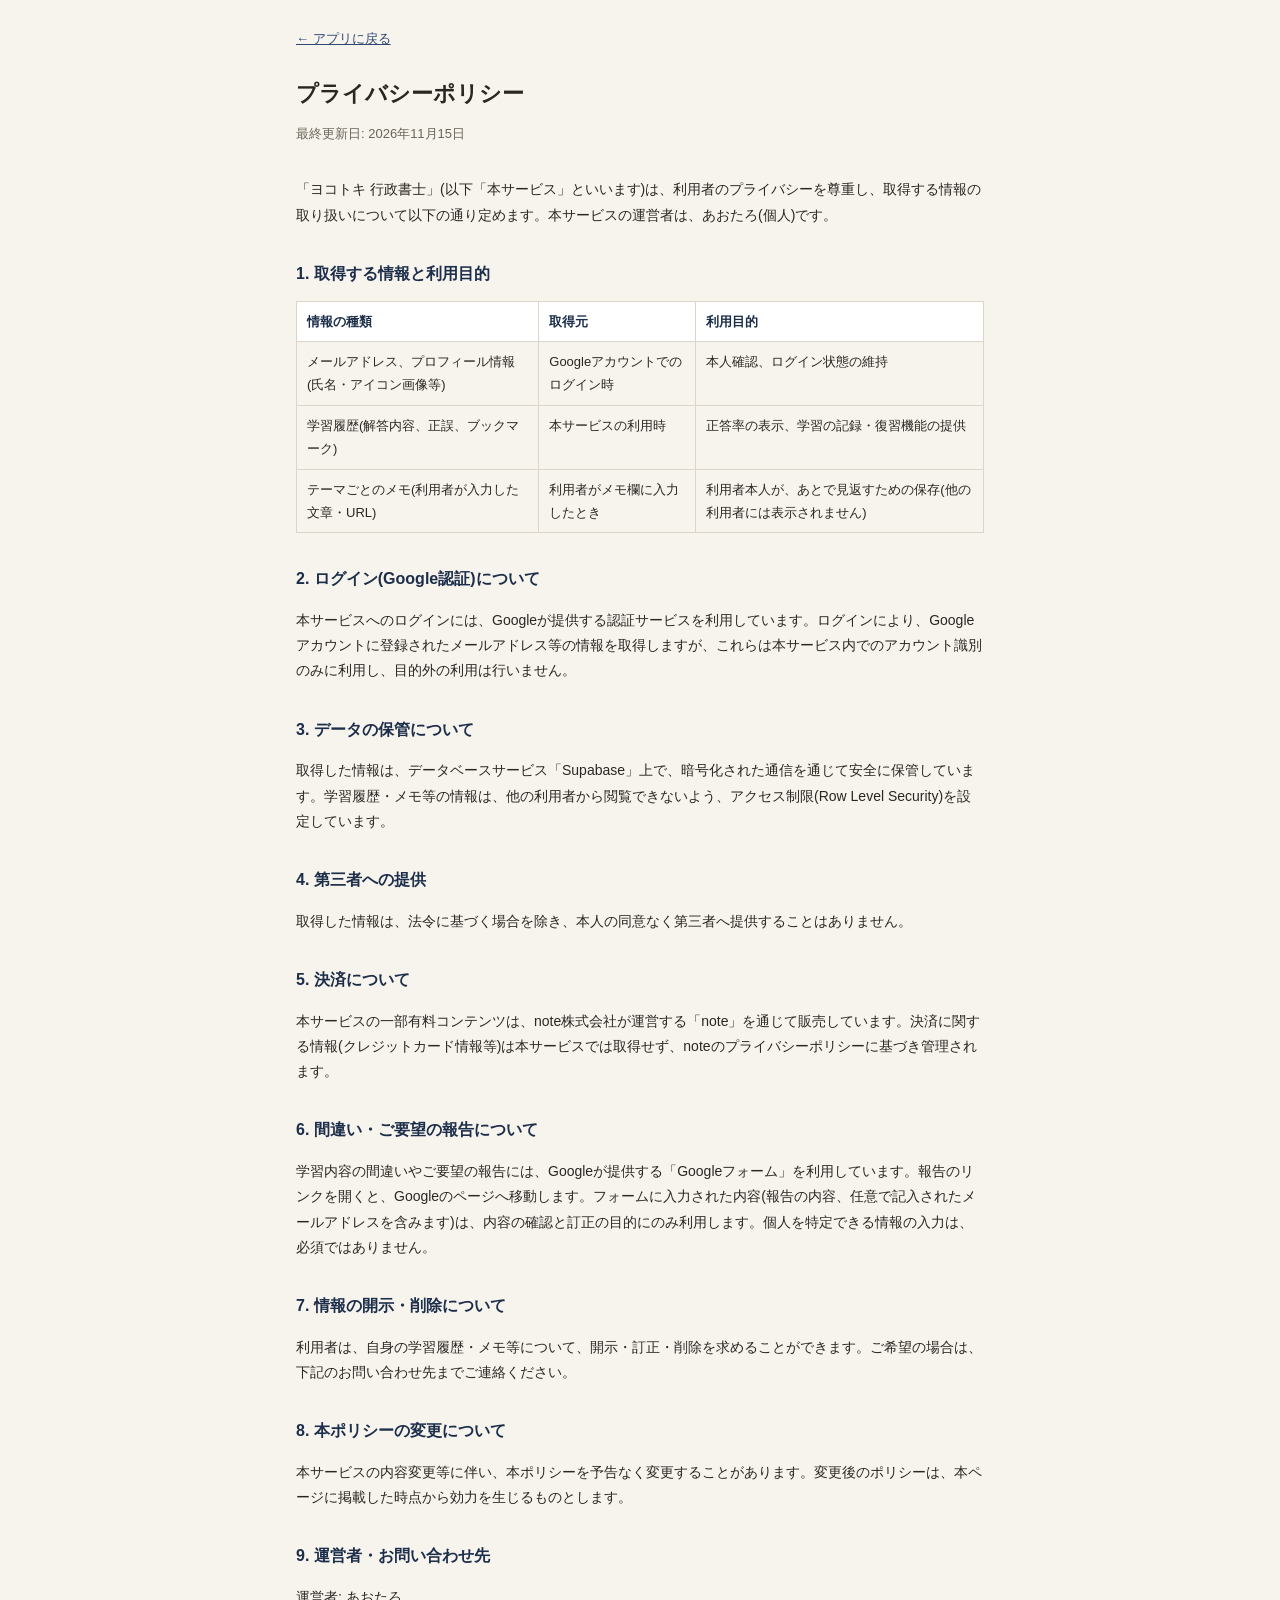
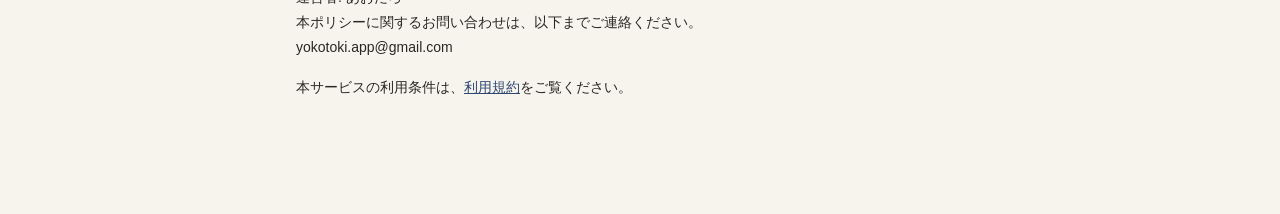
<file: privacy.html>
<!DOCTYPE html>
<html lang="ja">
<head>
<meta charset="UTF-8">
<meta name="viewport" content="width=device-width, initial-scale=1.0">
<title>プライバシーポリシー | ヨコトキ 行政書士</title>
<meta name="theme-color" content="#1c2e4a">
<link rel="icon" href="/favicon.svg" type="image/svg+xml">
<link rel="icon" href="/favicon.ico" sizes="48x48">
<link rel="apple-touch-icon" href="/apple-touch-icon.png">
<link rel="stylesheet" href="privacy.css">
</head>
<body>
<div class="app">
  <a class="back-link" href="./index.html">← アプリに戻る</a>
  <h1>プライバシーポリシー</h1>
  <p class="updated">最終更新日: 2026年11月15日</p>

  <p>「ヨコトキ 行政書士」(以下「本サービス」といいます)は、利用者のプライバシーを尊重し、取得する情報の取り扱いについて以下の通り定めます。本サービスの運営者は、あおたろ(個人)です。</p>

  <h2>1. 取得する情報と利用目的</h2>
  <table>
    <tr><th>情報の種類</th><th>取得元</th><th>利用目的</th></tr>
    <tr>
      <td>メールアドレス、プロフィール情報(氏名・アイコン画像等)</td>
      <td>Googleアカウントでのログイン時</td>
      <td>本人確認、ログイン状態の維持</td>
    </tr>
    <tr>
      <td>学習履歴(解答内容、正誤、ブックマーク)</td>
      <td>本サービスの利用時</td>
      <td>正答率の表示、学習の記録・復習機能の提供</td>
    </tr>
    <tr>
      <td>テーマごとのメモ(利用者が入力した文章・URL)</td>
      <td>利用者がメモ欄に入力したとき</td>
      <td>利用者本人が、あとで見返すための保存(他の利用者には表示されません)</td>
    </tr>
  </table>

  <h2>2. ログイン(Google認証)について</h2>
  <p>本サービスへのログインには、Googleが提供する認証サービスを利用しています。ログインにより、Googleアカウントに登録されたメールアドレス等の情報を取得しますが、これらは本サービス内でのアカウント識別のみに利用し、目的外の利用は行いません。</p>

  <h2>3. データの保管について</h2>
  <p>取得した情報は、データベースサービス「Supabase」上で、暗号化された通信を通じて安全に保管しています。学習履歴・メモ等の情報は、他の利用者から閲覧できないよう、アクセス制限(Row Level Security)を設定しています。</p>

  <h2>4. 第三者への提供</h2>
  <p>取得した情報は、法令に基づく場合を除き、本人の同意なく第三者へ提供することはありません。</p>

  <h2>5. 決済について</h2>
  <p>本サービスの一部有料コンテンツは、note株式会社が運営する「note」を通じて販売しています。決済に関する情報(クレジットカード情報等)は本サービスでは取得せず、noteのプライバシーポリシーに基づき管理されます。</p>

  <h2>6. 間違い・ご要望の報告について</h2>
  <p>学習内容の間違いやご要望の報告には、Googleが提供する「Googleフォーム」を利用しています。報告のリンクを開くと、Googleのページへ移動します。フォームに入力された内容(報告の内容、任意で記入されたメールアドレスを含みます)は、内容の確認と訂正の目的にのみ利用します。個人を特定できる情報の入力は、必須ではありません。</p>

  <h2>7. 情報の開示・削除について</h2>
  <p>利用者は、自身の学習履歴・メモ等について、開示・訂正・削除を求めることができます。ご希望の場合は、下記のお問い合わせ先までご連絡ください。</p>

  <h2>8. 本ポリシーの変更について</h2>
  <p>本サービスの内容変更等に伴い、本ポリシーを予告なく変更することがあります。変更後のポリシーは、本ページに掲載した時点から効力を生じるものとします。</p>

  <h2>9. 運営者・お問い合わせ先</h2>
  <p>運営者: あおたろ<br>
  本ポリシーに関するお問い合わせは、以下までご連絡ください。<br>
  yokotoki.app@gmail.com</p>
  <p>本サービスの利用条件は、<a href="./terms.html">利用規約</a>をご覧ください。</p>
</div>
</body>
</html>
</file>
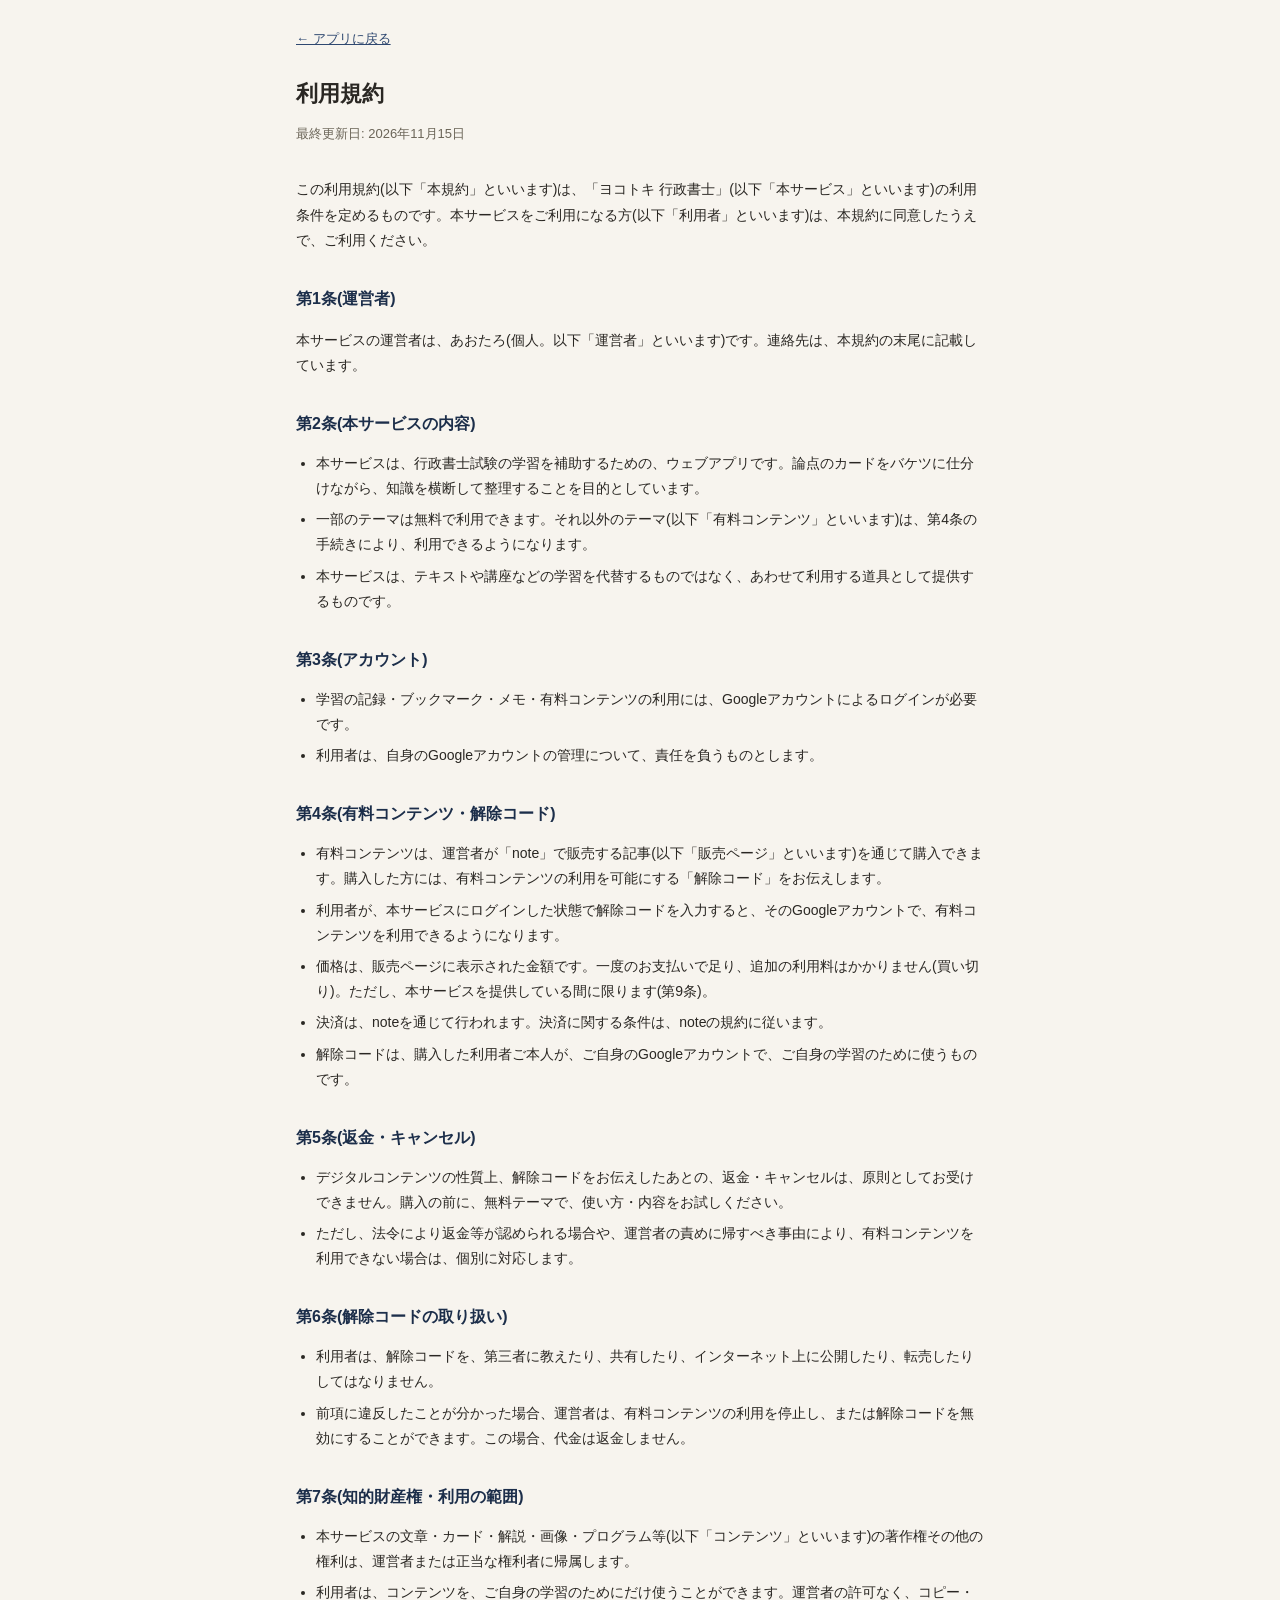
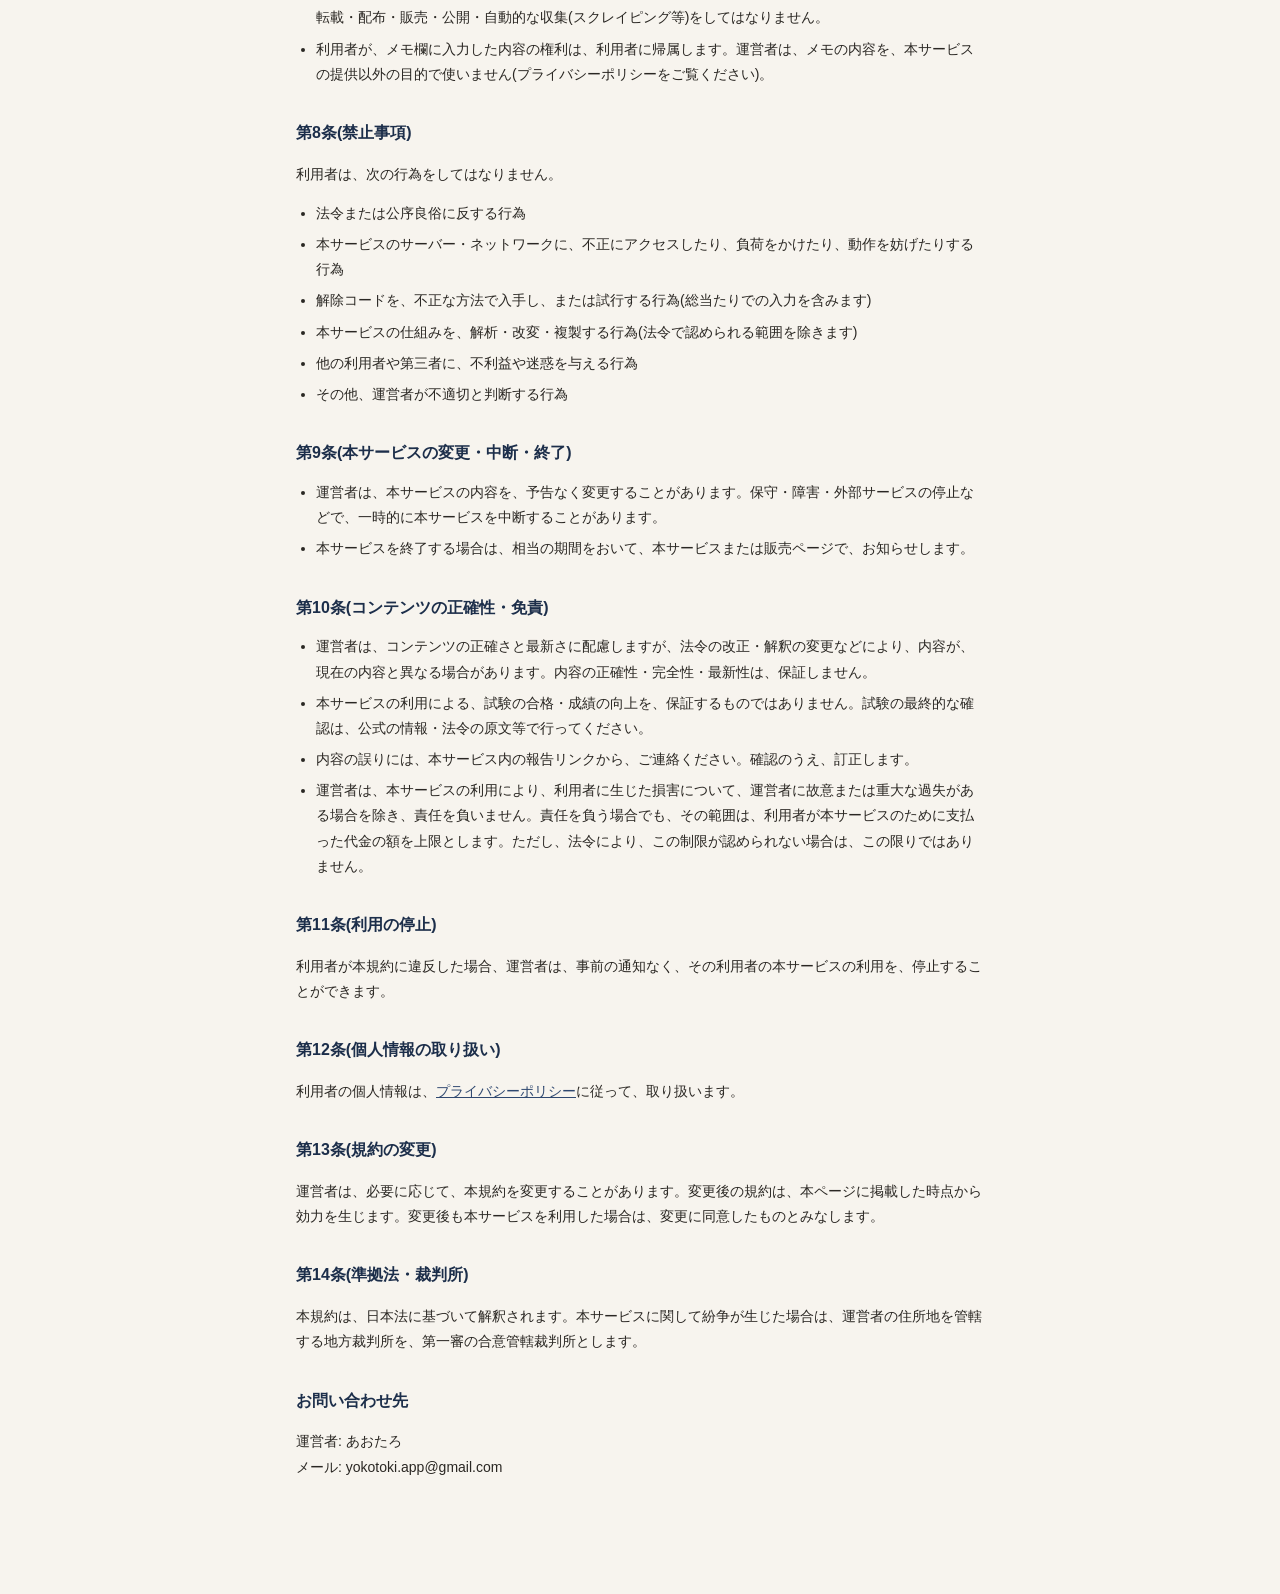
<file: terms.html>
<!DOCTYPE html>
<html lang="ja">
<head>
<meta charset="UTF-8">
<meta name="viewport" content="width=device-width, initial-scale=1.0">
<title>利用規約 | ヨコトキ 行政書士</title>
<meta name="theme-color" content="#1c2e4a">
<link rel="icon" href="/favicon.svg" type="image/svg+xml">
<link rel="icon" href="/favicon.ico" sizes="48x48">
<link rel="apple-touch-icon" href="/apple-touch-icon.png">
<link rel="stylesheet" href="privacy.css">
</head>
<body>
<div class="app">
  <a class="back-link" href="./index.html">← アプリに戻る</a>
  <h1>利用規約</h1>
  <p class="updated">最終更新日: 2026年11月15日</p>

  <p>この利用規約(以下「本規約」といいます)は、「ヨコトキ 行政書士」(以下「本サービス」といいます)の利用条件を定めるものです。本サービスをご利用になる方(以下「利用者」といいます)は、本規約に同意したうえで、ご利用ください。</p>

  <h2>第1条(運営者)</h2>
  <p>本サービスの運営者は、あおたろ(個人。以下「運営者」といいます)です。連絡先は、本規約の末尾に記載しています。</p>

  <h2>第2条(本サービスの内容)</h2>
  <ul>
    <li>本サービスは、行政書士試験の学習を補助するための、ウェブアプリです。論点のカードをバケツに仕分けながら、知識を横断して整理することを目的としています。</li>
    <li>一部のテーマは無料で利用できます。それ以外のテーマ(以下「有料コンテンツ」といいます)は、第4条の手続きにより、利用できるようになります。</li>
    <li>本サービスは、テキストや講座などの学習を代替するものではなく、あわせて利用する道具として提供するものです。</li>
  </ul>

  <h2>第3条(アカウント)</h2>
  <ul>
    <li>学習の記録・ブックマーク・メモ・有料コンテンツの利用には、Googleアカウントによるログインが必要です。</li>
    <li>利用者は、自身のGoogleアカウントの管理について、責任を負うものとします。</li>
  </ul>

  <h2>第4条(有料コンテンツ・解除コード)</h2>
  <ul>
    <li>有料コンテンツは、運営者が「note」で販売する記事(以下「販売ページ」といいます)を通じて購入できます。購入した方には、有料コンテンツの利用を可能にする「解除コード」をお伝えします。</li>
    <li>利用者が、本サービスにログインした状態で解除コードを入力すると、そのGoogleアカウントで、有料コンテンツを利用できるようになります。</li>
    <li>価格は、販売ページに表示された金額です。一度のお支払いで足り、追加の利用料はかかりません(買い切り)。ただし、本サービスを提供している間に限ります(第9条)。</li>
    <li>決済は、noteを通じて行われます。決済に関する条件は、noteの規約に従います。</li>
    <li>解除コードは、購入した利用者ご本人が、ご自身のGoogleアカウントで、ご自身の学習のために使うものです。</li>
  </ul>

  <h2>第5条(返金・キャンセル)</h2>
  <ul>
    <li>デジタルコンテンツの性質上、解除コードをお伝えしたあとの、返金・キャンセルは、原則としてお受けできません。購入の前に、無料テーマで、使い方・内容をお試しください。</li>
    <li>ただし、法令により返金等が認められる場合や、運営者の責めに帰すべき事由により、有料コンテンツを利用できない場合は、個別に対応します。</li>
  </ul>

  <h2>第6条(解除コードの取り扱い)</h2>
  <ul>
    <li>利用者は、解除コードを、第三者に教えたり、共有したり、インターネット上に公開したり、転売したりしてはなりません。</li>
    <li>前項に違反したことが分かった場合、運営者は、有料コンテンツの利用を停止し、または解除コードを無効にすることができます。この場合、代金は返金しません。</li>
  </ul>

  <h2>第7条(知的財産権・利用の範囲)</h2>
  <ul>
    <li>本サービスの文章・カード・解説・画像・プログラム等(以下「コンテンツ」といいます)の著作権その他の権利は、運営者または正当な権利者に帰属します。</li>
    <li>利用者は、コンテンツを、ご自身の学習のためにだけ使うことができます。運営者の許可なく、コピー・転載・配布・販売・公開・自動的な収集(スクレイピング等)をしてはなりません。</li>
    <li>利用者が、メモ欄に入力した内容の権利は、利用者に帰属します。運営者は、メモの内容を、本サービスの提供以外の目的で使いません(プライバシーポリシーをご覧ください)。</li>
  </ul>

  <h2>第8条(禁止事項)</h2>
  <p>利用者は、次の行為をしてはなりません。</p>
  <ul>
    <li>法令または公序良俗に反する行為</li>
    <li>本サービスのサーバー・ネットワークに、不正にアクセスしたり、負荷をかけたり、動作を妨げたりする行為</li>
    <li>解除コードを、不正な方法で入手し、または試行する行為(総当たりでの入力を含みます)</li>
    <li>本サービスの仕組みを、解析・改変・複製する行為(法令で認められる範囲を除きます)</li>
    <li>他の利用者や第三者に、不利益や迷惑を与える行為</li>
    <li>その他、運営者が不適切と判断する行為</li>
  </ul>

  <h2>第9条(本サービスの変更・中断・終了)</h2>
  <ul>
    <li>運営者は、本サービスの内容を、予告なく変更することがあります。保守・障害・外部サービスの停止などで、一時的に本サービスを中断することがあります。</li>
    <li>本サービスを終了する場合は、相当の期間をおいて、本サービスまたは販売ページで、お知らせします。</li>
  </ul>

  <h2>第10条(コンテンツの正確性・免責)</h2>
  <ul>
    <li>運営者は、コンテンツの正確さと最新さに配慮しますが、法令の改正・解釈の変更などにより、内容が、現在の内容と異なる場合があります。内容の正確性・完全性・最新性は、保証しません。</li>
    <li>本サービスの利用による、試験の合格・成績の向上を、保証するものではありません。試験の最終的な確認は、公式の情報・法令の原文等で行ってください。</li>
    <li>内容の誤りには、本サービス内の報告リンクから、ご連絡ください。確認のうえ、訂正します。</li>
    <li>運営者は、本サービスの利用により、利用者に生じた損害について、運営者に故意または重大な過失がある場合を除き、責任を負いません。責任を負う場合でも、その範囲は、利用者が本サービスのために支払った代金の額を上限とします。ただし、法令により、この制限が認められない場合は、この限りではありません。</li>
  </ul>

  <h2>第11条(利用の停止)</h2>
  <p>利用者が本規約に違反した場合、運営者は、事前の通知なく、その利用者の本サービスの利用を、停止することができます。</p>

  <h2>第12条(個人情報の取り扱い)</h2>
  <p>利用者の個人情報は、<a href="./privacy.html">プライバシーポリシー</a>に従って、取り扱います。</p>

  <h2>第13条(規約の変更)</h2>
  <p>運営者は、必要に応じて、本規約を変更することがあります。変更後の規約は、本ページに掲載した時点から効力を生じます。変更後も本サービスを利用した場合は、変更に同意したものとみなします。</p>

  <h2>第14条(準拠法・裁判所)</h2>
  <p>本規約は、日本法に基づいて解釈されます。本サービスに関して紛争が生じた場合は、運営者の住所地を管轄する地方裁判所を、第一審の合意管轄裁判所とします。</p>

  <h2>お問い合わせ先</h2>
  <p>運営者: あおたろ<br>
  メール: yokotoki.app@gmail.com</p>
</div>
</body>
</html>
</file>
<file: privacy.css>
/* プライバシーポリシーの見た目(privacy.html から読み込む) */
  :root {
    --ink: #2a2723;
    --muted: #6b6558;
    --bg: #f7f4ee;
    --card-bg: #ffffff;
    --primary: #1c2e4a;
    --primary-light: #2f4870;
    --border: #ddd6c8;
  }
  * { box-sizing: border-box; }
  body {
    margin: 0;
    font-family: -apple-system, BlinkMacSystemFont, "Hiragino Sans", "Yu Gothic", sans-serif;
    background: var(--bg);
    color: var(--ink);
    line-height: 1.8;
  }
  .app { max-width: 720px; margin: 0 auto; padding: 24px 16px 100px; }
  h1 {
    font-family: "Hiragino Mincho ProN", "Yu Mincho", "YuMincho", serif;
    font-size: 22px;
    margin: 0 0 8px;
  }
  .updated { color: var(--muted); font-size: 13px; margin: 0 0 32px; }
  h2 { font-size: 16px; color: var(--primary); margin: 32px 0 12px; }
  p, li { font-size: 14px; }
  ul { padding-left: 20px; margin: 8px 0; }
  li { margin-bottom: 6px; }
  a { color: var(--primary-light); }
  .back-link {
    display: inline-block;
    margin-bottom: 24px;
    font-size: 13px;
    color: var(--primary-light);
    text-decoration: underline;
  }
  table { width: 100%; border-collapse: collapse; margin: 12px 0; font-size: 13px; }
  th, td { border: 1px solid var(--border); padding: 8px 10px; text-align: left; vertical-align: top; }
  th { background: var(--card-bg); color: var(--primary); }
</file>
